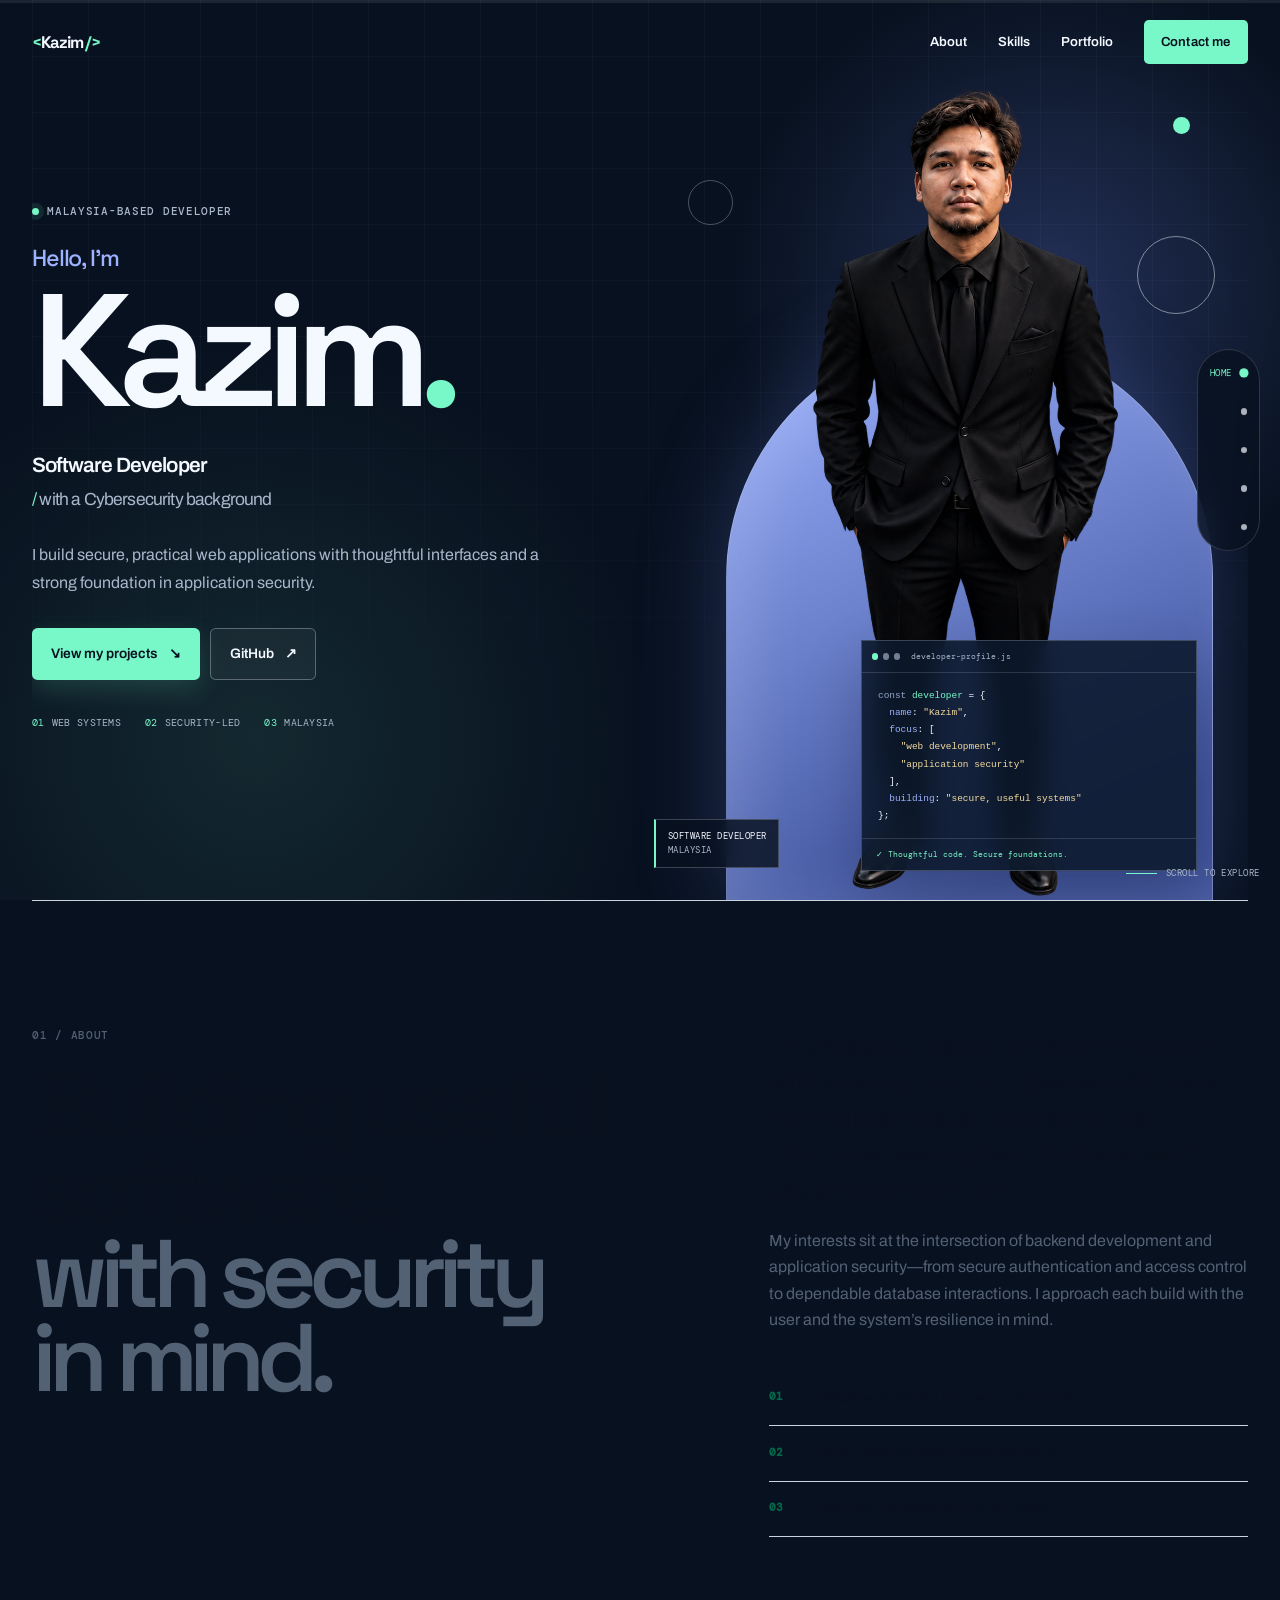
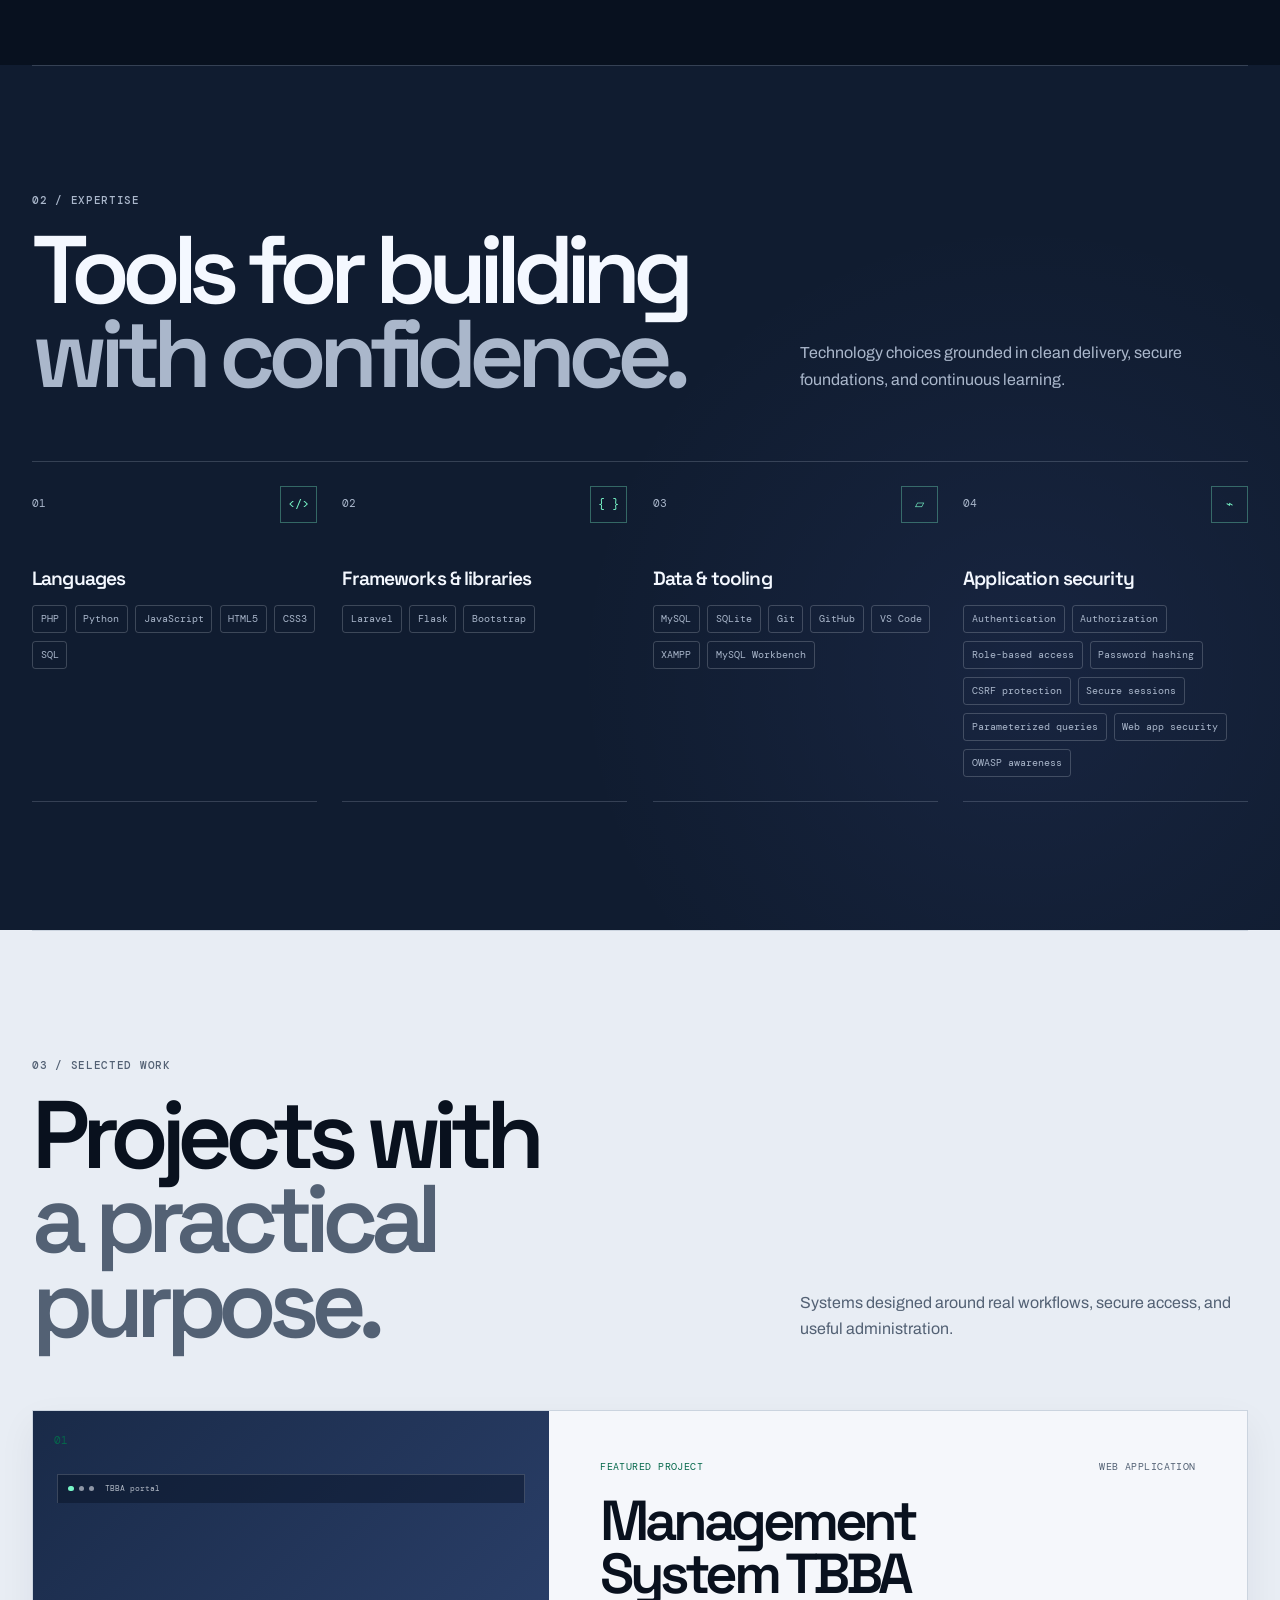
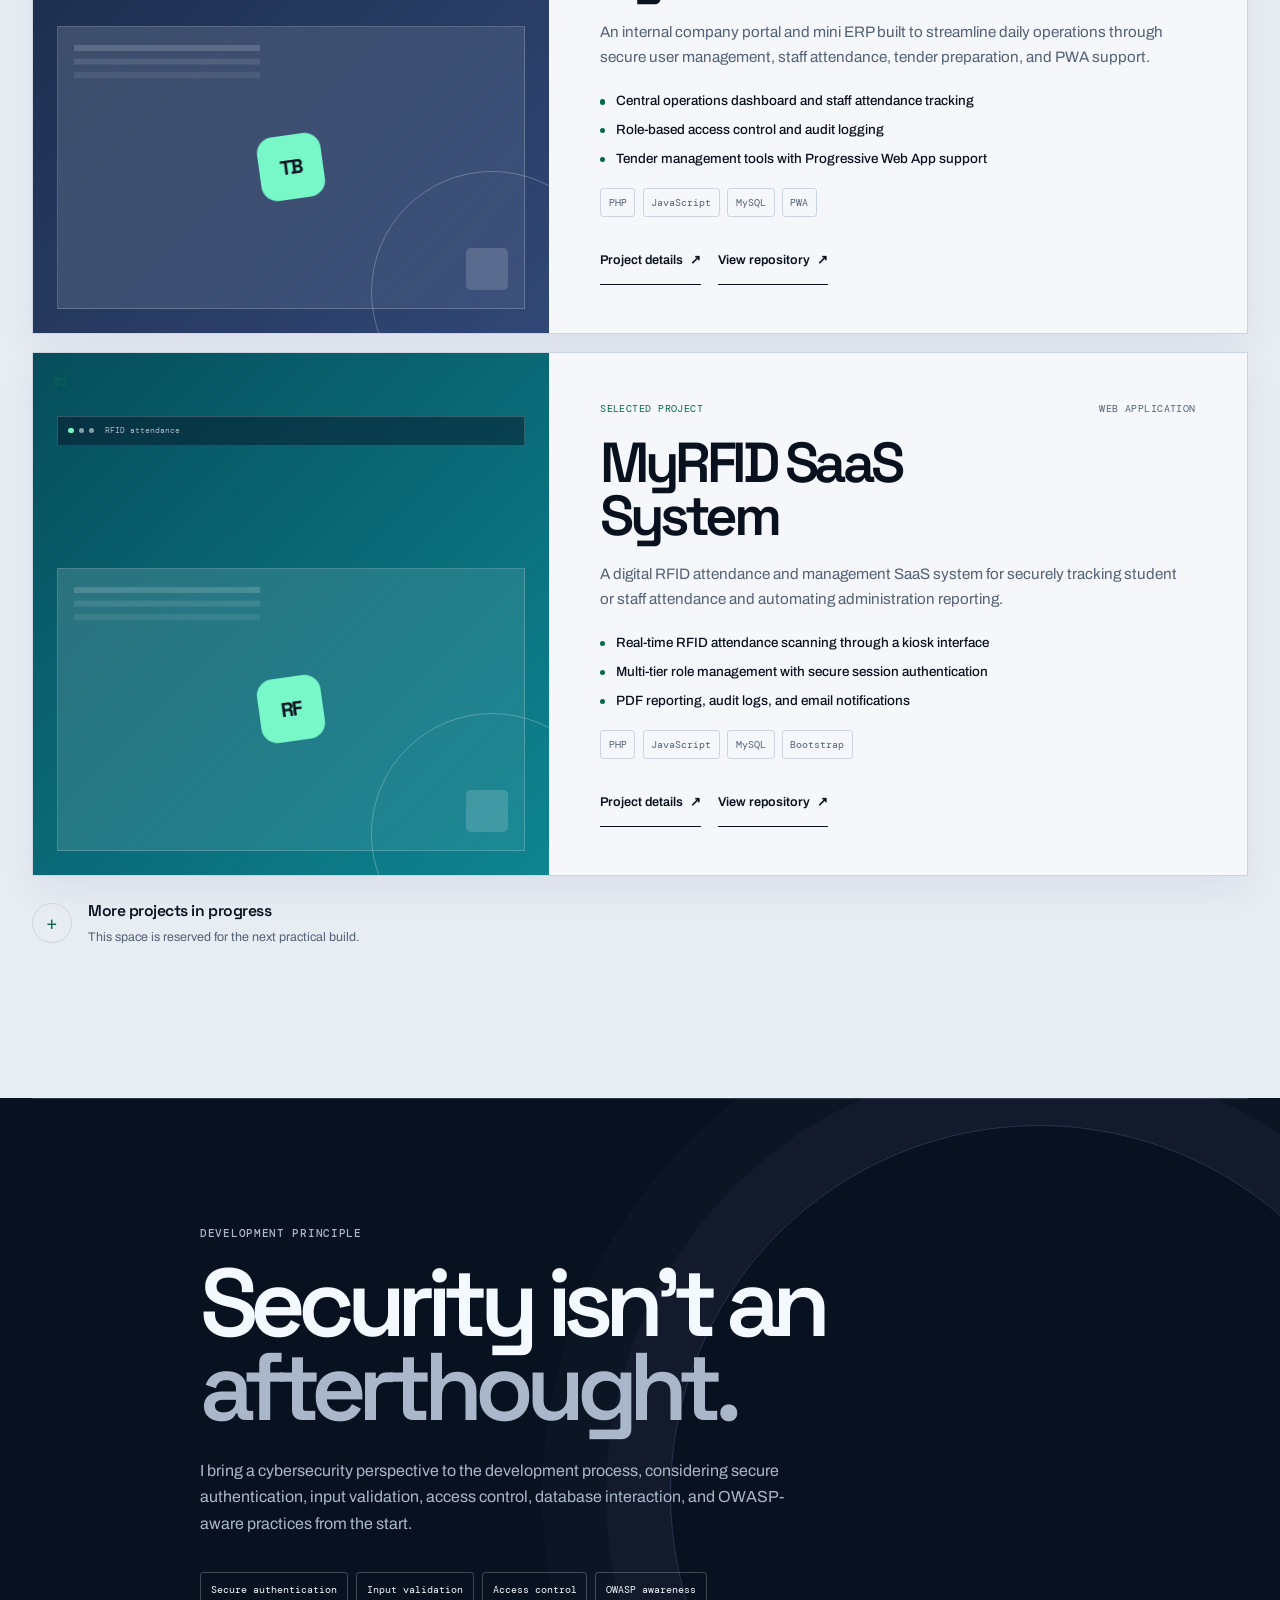
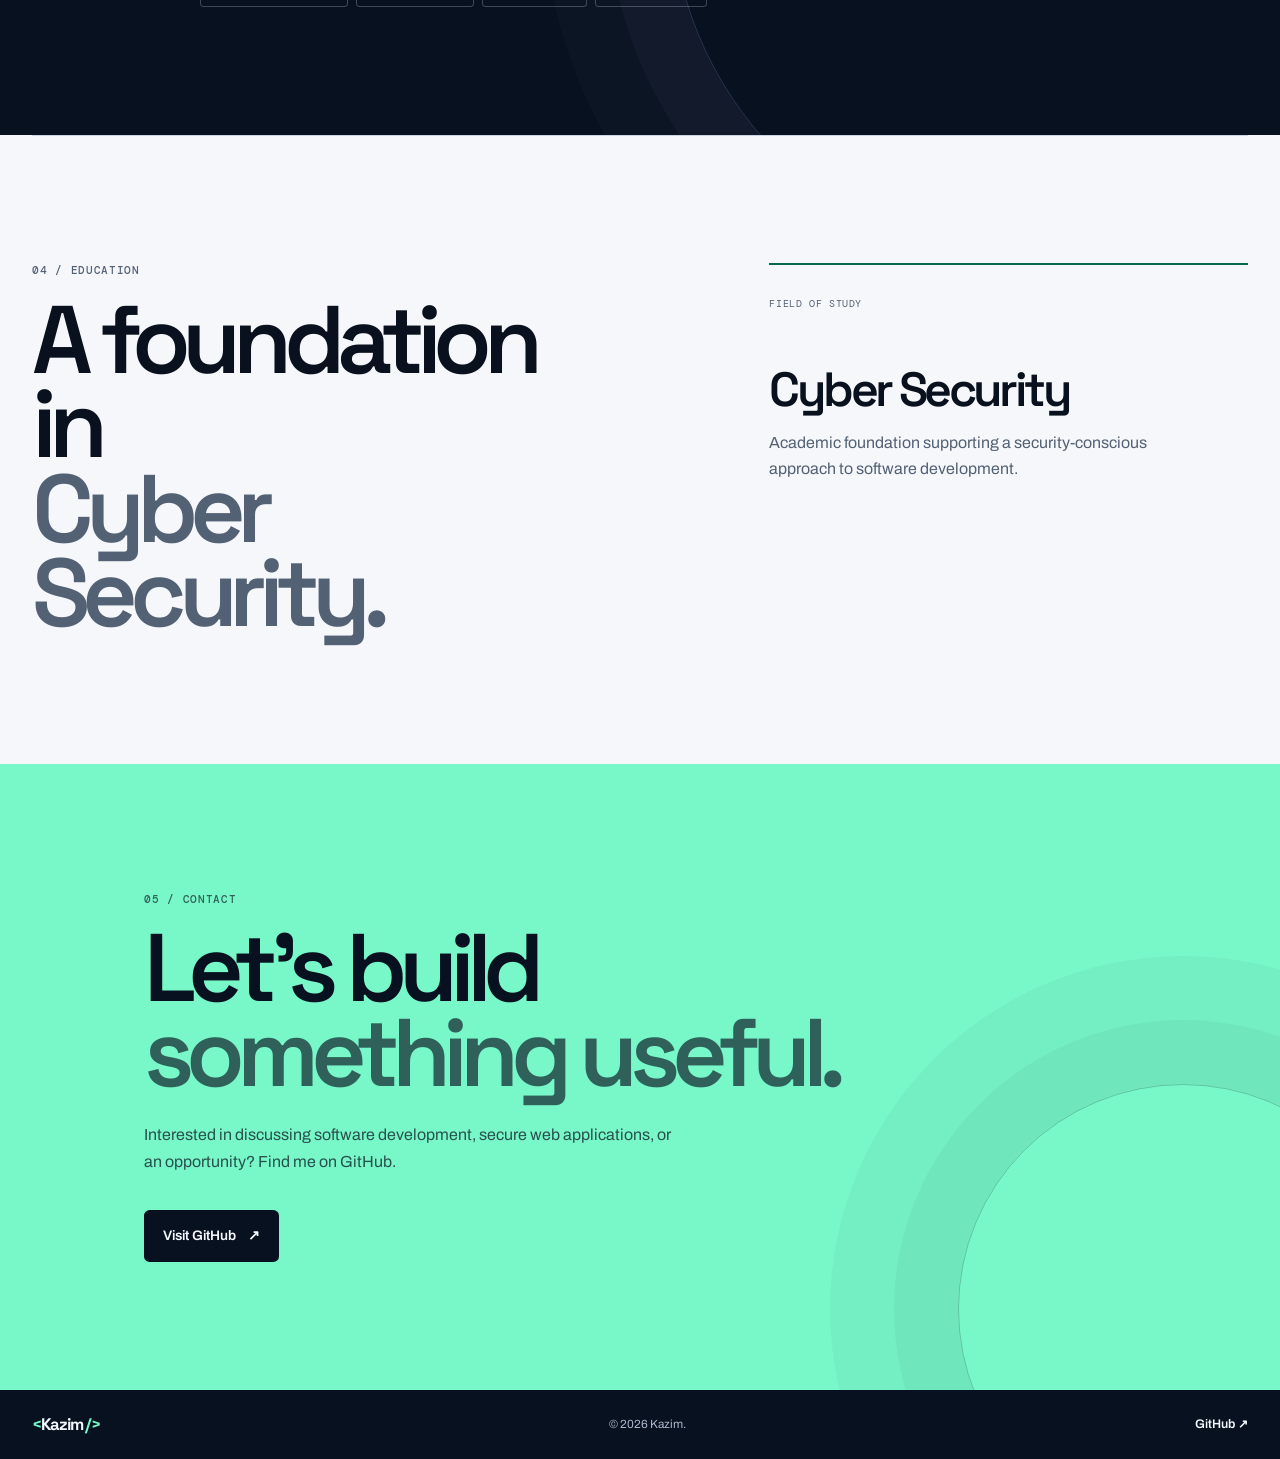
<file: index.html>
<!doctype html>
<html lang="en">
  <head>
    <meta charset="UTF-8" />
    <meta name="viewport" content="width=device-width, initial-scale=1.0" />
    <meta name="theme-color" content="#0b1018" />
    <meta
      name="description"
      content="Kazim is a Software Developer with a Cybersecurity background based in Malaysia, focused on secure and practical web applications."
    />
    <meta property="og:type" content="website" />
    <meta property="og:title" content="Kazim | Software Developer" />
    <meta
      property="og:description"
      content="Software Developer with a Cybersecurity background based in Malaysia."
    />
    <meta property="og:url" content="https://Mikaa-dev.github.io/" />
    <meta name="twitter:card" content="summary" />
    <meta name="twitter:title" content="Kazim | Software Developer" />
    <meta
      name="twitter:description"
      content="Software Developer with a Cybersecurity background based in Malaysia."
    />
    <link rel="icon" href="assets/icons/favicon.svg" type="image/svg+xml" />
    <link rel="preconnect" href="https://fonts.googleapis.com" />
    <link rel="preconnect" href="https://fonts.gstatic.com" crossorigin />
    <link
      href="https://fonts.googleapis.com/css2?family=Archivo:wght@400;500;600;700&amp;family=DM+Mono:wght@400;500&amp;family=Space+Grotesk:wght@500;600;700&amp;display=swap"
      rel="stylesheet"
    />
    <link rel="stylesheet" href="css/style.css" />
    <script src="js/script.js" defer></script>
    <title>Kazim | Software Developer</title>
  </head>

  <body>
    <a class="skip-link" href="#main-content">Skip to content</a>
    <div class="scroll-progress" aria-hidden="true"><span></span></div>

    <header class="site-header" id="top">
      <div class="container nav-wrap">
        <a class="wordmark" href="#home" aria-label="Kazim — home">
          <span aria-hidden="true">&lt;</span>Kazim<span aria-hidden="true"> /&gt;</span>
        </a>

        <button
          class="menu-toggle"
          type="button"
          aria-label="Open navigation menu"
          aria-expanded="false"
          aria-controls="primary-navigation"
        >
          <span></span><span></span><span></span>
        </button>

        <nav class="primary-nav" id="primary-navigation" aria-label="Primary navigation">
          <a class="nav-link" href="#about">About</a>
          <a class="nav-link" href="#skills">Skills</a>
          <a class="nav-link" href="#projects">Portfolio</a>
          <a class="nav-link nav-contact" href="#contact">Contact me</a>
        </nav>
      </div>
    </header>

    <nav class="section-rail" aria-label="Page sections">
      <a class="rail-link active" href="#home"><span>Home</span></a>
      <a class="rail-link" href="#about"><span>About</span></a>
      <a class="rail-link" href="#skills"><span>Skills</span></a>
      <a class="rail-link" href="#projects"><span>Work</span></a>
      <a class="rail-link" href="#contact"><span>Contact</span></a>
    </nav>

    <main id="main-content">
      <section class="hero section" id="home" aria-labelledby="hero-title">
        <div class="hero-grid container">
          <div class="hero-copy reveal">
            <p class="eyebrow"><span class="status-dot" aria-hidden="true"></span> Malaysia-based developer</p>
            <p class="hero-kicker">Hello, I'm</p>
            <h1 id="hero-title">Kazim<span class="accent">.</span></h1>
            <p class="hero-role">Software Developer <span>with a Cybersecurity background</span></p>
            <p class="hero-intro">
              I build secure, practical web applications with thoughtful interfaces and a strong foundation in application security.
            </p>
            <div class="button-row">
              <a class="button button-primary" href="#projects">View my projects <span aria-hidden="true">↘</span></a>
              <a
                class="button button-secondary"
                href="https://github.com/Mikaa-dev"
                target="_blank"
                rel="noreferrer"
              >GitHub <span class="external-icon" aria-hidden="true">↗</span></a>
            </div>
            <ul class="hero-metrics" aria-label="Kazim's focus areas">
              <li><span>01</span>Web systems</li>
              <li><span>02</span>Security-led</li>
              <li><span>03</span>Malaysia</li>
            </ul>
            <!-- Add a resume link here when assets/resume.pdf is available. -->
          </div>

          <div class="hero-visual reveal">
            <figure class="portrait-card">
              <div class="portrait-frame">
                <img
                  class="portrait-image"
                  src="assets/images/kazim-portrait-cutout.png"
                  alt="Portrait of Kazim wearing a dark suit"
                  width="1023"
                  height="1537"
                />
                <figcaption class="portrait-caption"><span>Software developer</span><span>Malaysia</span></figcaption>
              </div>
            </figure>
            <div class="code-window hero-code-window" aria-label="A short developer profile shown as code">
              <div class="window-bar" aria-hidden="true">
                <span></span><span></span><span></span>
                <p>developer-profile.js</p>
              </div>
              <pre><code><span class="code-muted">const</span> <span class="code-name">developer</span> = {
  <span class="code-key">name</span>: <span class="code-string">"Kazim"</span>,
  <span class="code-key">focus</span>: [
    <span class="code-string">"web development"</span>,
    <span class="code-string">"application security"</span>
  ],
  <span class="code-key">building</span>: <span class="code-string">"secure, useful systems"</span>
};</code></pre>
              <div class="code-footer"><span aria-hidden="true">✓</span> Thoughtful code. Secure foundations.</div>
            </div>
            <div class="orb orb-one" aria-hidden="true"></div>
            <div class="orb orb-two" aria-hidden="true"></div>
          </div>
        </div>
        <a class="scroll-cue" href="#about" aria-label="Scroll to about section"><span></span> Scroll to explore</a>
      </section>

      <section class="section section-border" id="about" aria-labelledby="about-title">
        <div class="container about-grid">
          <div class="section-heading reveal">
            <p class="eyebrow">01 / About</p>
            <h2 id="about-title">Building useful software,<br /><span class="text-muted">with security in mind.</span></h2>
          </div>
          <div class="about-content reveal">
            <p class="body-large">
              I’m a Malaysia-based software developer with a background in Cybersecurity. I enjoy turning practical problems into well-structured web systems that are clear to use and built with care.
            </p>
            <p>
              My interests sit at the intersection of backend development and application security—from secure authentication and access control to dependable database interactions. I approach each build with the user and the system’s resilience in mind.
            </p>
            <ul class="principle-list" aria-label="Development principles">
              <li><span aria-hidden="true">01</span> Practical systems for real-world needs</li>
              <li><span aria-hidden="true">02</span> Clear, maintainable implementation</li>
              <li><span aria-hidden="true">03</span> Security considered from the start</li>
            </ul>
          </div>
        </div>
      </section>

      <section class="section section-border" id="skills" aria-labelledby="skills-title">
        <div class="container">
          <div class="section-heading section-heading-wide reveal">
            <div>
              <p class="eyebrow">02 / Expertise</p>
              <h2 id="skills-title">Tools for building<br /><span class="text-muted">with confidence.</span></h2>
            </div>
            <p>Technology choices grounded in clean delivery, secure foundations, and continuous learning.</p>
          </div>
          <div class="skill-grid">
            <article class="skill-card reveal">
              <div class="skill-card-top"><span class="skill-number">01</span><span class="skill-icon" aria-hidden="true">&lt;/&gt;</span></div>
              <h3>Languages</h3>
              <ul class="tag-list" aria-label="Programming languages">
                <li>PHP</li><li>Python</li><li>JavaScript</li><li>HTML5</li><li>CSS3</li><li>SQL</li>
              </ul>
            </article>
            <article class="skill-card reveal">
              <div class="skill-card-top"><span class="skill-number">02</span><span class="skill-icon" aria-hidden="true">{ }</span></div>
              <h3>Frameworks &amp; libraries</h3>
              <ul class="tag-list" aria-label="Frameworks and libraries">
                <li>Laravel</li><li>Flask</li><li>Bootstrap</li>
              </ul>
            </article>
            <article class="skill-card reveal">
              <div class="skill-card-top"><span class="skill-number">03</span><span class="skill-icon" aria-hidden="true">▱</span></div>
              <h3>Data &amp; tooling</h3>
              <ul class="tag-list" aria-label="Data and development tools">
                <li>MySQL</li><li>SQLite</li><li>Git</li><li>GitHub</li><li>VS Code</li><li>XAMPP</li><li>MySQL Workbench</li>
              </ul>
            </article>
            <article class="skill-card skill-card-security reveal">
              <div class="skill-card-top"><span class="skill-number">04</span><span class="skill-icon" aria-hidden="true">⌁</span></div>
              <h3>Application security</h3>
              <ul class="tag-list" aria-label="Application security skills">
                <li>Authentication</li><li>Authorization</li><li>Role-based access</li><li>Password hashing</li><li>CSRF protection</li><li>Secure sessions</li><li>Parameterized queries</li><li>Web app security</li><li>OWASP awareness</li>
              </ul>
            </article>
          </div>
        </div>
      </section>

      <section class="section section-border projects-section" id="projects" aria-labelledby="projects-title">
        <div class="container">
          <div class="section-heading section-heading-wide reveal">
            <div>
              <p class="eyebrow">03 / Selected work</p>
              <h2 id="projects-title">Projects with<br /><span class="text-muted">a practical purpose.</span></h2>
            </div>
            <p>Systems designed around real workflows, secure access, and useful administration.</p>
          </div>

          <div class="project-list">
            <article class="project-card project-featured reveal">
              <div class="project-preview" aria-label="Screenshot placeholder for Management System TBBA">
                <!-- Replace this block with an <img> when a project screenshot is ready. See README.md. -->
                <div class="preview-chrome" aria-hidden="true"><span></span><span></span><span></span><small>TBBA portal</small></div>
                <div class="preview-placeholder">
                  <span class="preview-mark" aria-hidden="true">TB</span>
                  <p>Project screenshot</p>
                  <small>Add a real interface capture here</small>
                </div>
              </div>
              <div class="project-content">
                <div class="project-meta"><span>Featured project</span><span>Web application</span></div>
                <h3>Management<br />System TBBA</h3>
                <p>
                  An internal company portal and mini ERP built to streamline daily operations through secure user management, staff attendance, tender preparation, and PWA support.
                </p>
                <ul class="project-features">
                  <li>Central operations dashboard and staff attendance tracking</li>
                  <li>Role-based access control and audit logging</li>
                  <li>Tender management tools with Progressive Web App support</li>
                </ul>
                <div class="project-tags"><span>PHP</span><span>JavaScript</span><span>MySQL</span><span>PWA</span></div>
                <div class="project-actions">
                  <button class="text-button" type="button" data-modal-target="tbba-modal" aria-haspopup="dialog" aria-controls="tbba-modal">Project details <span aria-hidden="true">↗</span></button>
                  <a class="text-button" href="https://github.com/Mikaa-dev/Management-System-TBBA" target="_blank" rel="noreferrer">View repository <span aria-hidden="true">↗</span></a>
                </div>
              </div>
            </article>

            <article class="project-card reveal">
              <div class="project-preview project-preview-alt" aria-label="Screenshot placeholder for MyRFID SaaS System">
                <!-- Replace this block with an <img> when a project screenshot is ready. See README.md. -->
                <div class="preview-chrome" aria-hidden="true"><span></span><span></span><span></span><small>RFID attendance</small></div>
                <div class="preview-placeholder">
                  <span class="preview-mark" aria-hidden="true">RF</span>
                  <p>Project screenshot</p>
                  <small>Add a real interface capture here</small>
                </div>
              </div>
              <div class="project-content">
                <div class="project-meta"><span>Selected project</span><span>Web application</span></div>
                <h3>MyRFID SaaS<br />System</h3>
                <p>
                  A digital RFID attendance and management SaaS system for securely tracking student or staff attendance and automating administration reporting.
                </p>
                <ul class="project-features">
                  <li>Real-time RFID attendance scanning through a kiosk interface</li>
                  <li>Multi-tier role management with secure session authentication</li>
                  <li>PDF reporting, audit logs, and email notifications</li>
                </ul>
                <div class="project-tags"><span>PHP</span><span>JavaScript</span><span>MySQL</span><span>Bootstrap</span></div>
                <div class="project-actions">
                  <button class="text-button" type="button" data-modal-target="myrfid-modal" aria-haspopup="dialog" aria-controls="myrfid-modal">Project details <span aria-hidden="true">↗</span></button>
                  <a class="text-button" href="https://github.com/Mikaa-dev/myrfid-SaaS-system" target="_blank" rel="noreferrer">View repository <span aria-hidden="true">↗</span></a>
                </div>
              </div>
            </article>
          </div>

          <div class="coming-soon reveal">
            <span class="coming-soon-mark" aria-hidden="true">+</span>
            <div><h3>More projects in progress</h3><p>This space is reserved for the next practical build.</p></div>
          </div>
        </div>
      </section>

      <section class="section section-border security-section" aria-labelledby="security-title">
        <div class="container security-panel reveal">
          <p class="eyebrow">Development principle</p>
          <h2 id="security-title">Security isn't an<br /><span class="text-muted">afterthought.</span></h2>
          <p>
            I bring a cybersecurity perspective to the development process, considering secure authentication, input validation, access control, database interaction, and OWASP-aware practices from the start.
          </p>
          <div class="security-notes" aria-label="Security practices">
            <span>Secure authentication</span><span>Input validation</span><span>Access control</span><span>OWASP awareness</span>
          </div>
        </div>
      </section>

      <!--
        Experience is intentionally hidden until verified information is available.
        Add real roles, companies, dates, and responsibilities here before making this section visible.
      -->
      <section class="section section-border is-visually-hidden" id="experience" aria-labelledby="experience-title">
        <div class="container"><h2 id="experience-title">Experience</h2></div>
      </section>

      <section class="section section-border education-section" id="education" aria-labelledby="education-title">
        <div class="container education-grid">
          <div class="section-heading reveal">
            <p class="eyebrow">04 / Education</p>
            <h2 id="education-title">A foundation in<br /><span class="text-muted">Cyber Security.</span></h2>
          </div>
          <article class="education-card reveal">
            <span class="education-label">Field of study</span>
            <h3>Cyber Security</h3>
            <p>Academic foundation supporting a security-conscious approach to software development.</p>
            <!-- Add verified institution, qualification, and graduation date here. -->
          </article>
        </div>
      </section>

      <section class="section contact-section" id="contact" aria-labelledby="contact-title">
        <div class="container contact-wrap reveal">
          <p class="eyebrow">05 / Contact</p>
          <h2 id="contact-title">Let's build<br /><span class="text-muted">something useful.</span></h2>
          <p>
            Interested in discussing software development, secure web applications, or an opportunity? Find me on GitHub.
          </p>
          <a class="button button-primary" href="https://github.com/Mikaa-dev" target="_blank" rel="noreferrer">Visit GitHub <span aria-hidden="true">↗</span></a>
          <!-- LinkedIn and email are intentionally hidden until valid contact details are supplied. -->
        </div>
      </section>
    </main>

    <footer class="site-footer">
      <div class="container footer-wrap">
        <a class="wordmark" href="#home" aria-label="Back to top"><span aria-hidden="true">&lt;</span>Kazim<span aria-hidden="true"> /&gt;</span></a>
        <p>© <span id="current-year"></span> Kazim.</p>
        <a href="https://github.com/Mikaa-dev" target="_blank" rel="noreferrer">GitHub <span aria-hidden="true">↗</span></a>
      </div>
    </footer>

    <dialog class="project-dialog" id="tbba-modal" aria-labelledby="tbba-dialog-title">
      <div class="dialog-header"><span class="eyebrow">Project overview</span><button class="dialog-close" type="button" aria-label="Close project details">×</button></div>
      <h2 id="tbba-dialog-title">Management System TBBA</h2>
      <p>An internal company portal and mini ERP that brings operational workflows into a central, secure system.</p>
      <div class="dialog-grid"><div><h3>Core features</h3><ul><li>Internal portal and operations dashboard</li><li>Staff attendance tracking</li><li>Tender preparation and management tools</li></ul></div><div><h3>Security &amp; platform</h3><ul><li>Secure multi-tier staff roles</li><li>Audit and system health logging</li><li>Progressive Web App support</li></ul></div></div>
      <div class="project-tags"><span>PHP</span><span>JavaScript</span><span>MySQL</span><span>Tailwind CSS</span><span>Bootstrap</span><span>PWA</span></div>
    </dialog>

    <dialog class="project-dialog" id="myrfid-modal" aria-labelledby="myrfid-dialog-title">
      <div class="dialog-header"><span class="eyebrow">Project overview</span><button class="dialog-close" type="button" aria-label="Close project details">×</button></div>
      <h2 id="myrfid-dialog-title">MyRFID SaaS System</h2>
      <p>A digital RFID attendance and management system that reduces manual logging and provides automated reporting for administrators.</p>
      <div class="dialog-grid"><div><h3>Core features</h3><ul><li>RFID attendance scanning through a kiosk interface</li><li>Student and staff attendance management</li><li>Automated PDF attendance reporting</li></ul></div><div><h3>Security &amp; operations</h3><ul><li>Secure session authentication</li><li>Multi-tier role management</li><li>Activity logs and email alerts</li></ul></div></div>
      <div class="project-tags"><span>PHP</span><span>JavaScript</span><span>MySQL</span><span>Bootstrap</span><span>Tailwind CSS</span><span>FPDF</span></div>
    </dialog>
  </body>
</html>
</file>
<file: css/style.css>
:root {
  --canvas: #08111f;
  --canvas-raised: #101c30;
  --surface: #f5f7fb;
  --surface-soft: #e8edf4;
  --ink: #09111e;
  --ink-muted: #536174;
  --line: #cbd4df;
  --light: #f4f8ff;
  --light-muted: #aab7cb;
  --light-line: rgba(222, 232, 247, .18);
  --accent: #78f7c8;
  --accent-dark: #05684b;
  --blue: #9db2ff;
  --blue-strong: #758cff;
  --font-display: "Space Grotesk", Arial, sans-serif;
  --font-sans: "Archivo", Arial, sans-serif;
  --font-mono: "DM Mono", monospace;
  --container: 1220px;
  --header-height: 5.25rem;
  --ease: cubic-bezier(.16, 1, .3, 1);
}

* { box-sizing: border-box; }
html { scroll-behavior: smooth; scroll-padding-top: calc(var(--header-height) + 1rem); }
body { min-width: 320px; margin: 0; overflow-x: hidden; color: var(--ink); background: var(--canvas); font-family: var(--font-sans); font-size: 1rem; line-height: 1.65; -webkit-font-smoothing: antialiased; }
body.menu-open { overflow: hidden; }
img { display: block; max-width: 100%; }
a { color: inherit; text-decoration: none; }
button { color: inherit; font: inherit; }
::selection { color: var(--canvas); background: var(--accent); }
:focus-visible { outline: 3px solid var(--accent); outline-offset: 4px; }

.container { width: min(calc(100% - 2rem), var(--container)); margin-inline: auto; }
.section { position: relative; padding-block: clamp(5rem, 10vw, 9rem); }
.section-border::before { position: absolute; top: 0; left: 1rem; width: calc(100% - 2rem); height: 1px; content: ""; background: var(--line); }
.is-visually-hidden { display: none; }

.skip-link { position: fixed; z-index: 100; top: .75rem; left: .75rem; padding: .7rem 1rem; color: var(--canvas); background: var(--accent); transform: translateY(-180%); transition: transform .2s var(--ease); }
.skip-link:focus { transform: translateY(0); }
.scroll-progress { position: fixed; z-index: 80; inset: 0 0 auto; height: 3px; pointer-events: none; background: rgba(255,255,255,.08); }
.scroll-progress span { display: block; width: 100%; height: 100%; background: var(--accent); transform: scaleX(0); transform-origin: left center; }

/* Navigation */
.site-header { position: absolute; z-index: 40; top: 0; right: 0; left: 0; padding-top: 1rem; }
.nav-wrap { display: flex; align-items: center; justify-content: space-between; }
.wordmark { position: relative; z-index: 1; color: var(--light); font-family: var(--font-display); font-size: 1.05rem; font-weight: 700; letter-spacing: -.075em; line-height: 1; }
.wordmark span { color: var(--accent); }
.menu-toggle { display: grid; width: 2.75rem; height: 2.75rem; padding: .65rem; place-content: center; gap: .27rem; color: var(--canvas); background: var(--accent); border: 0; border-radius: 50%; cursor: pointer; touch-action: manipulation; }
.menu-toggle span { display: block; width: 1.25rem; height: 1.5px; background: currentColor; transition: transform .25s var(--ease), opacity .2s var(--ease); }
.menu-toggle[aria-expanded="true"] span:first-child { transform: translateY(5.5px) rotate(45deg); }
.menu-toggle[aria-expanded="true"] span:nth-child(2) { opacity: 0; }
.menu-toggle[aria-expanded="true"] span:last-child { transform: translateY(-5.5px) rotate(-45deg); }
.primary-nav { position: absolute; top: calc(100% + .75rem); right: 1rem; left: 1rem; display: grid; gap: .1rem; padding: .55rem; visibility: hidden; color: var(--light); background: rgba(8,17,31,.96); border: 1px solid var(--light-line); border-radius: .75rem; box-shadow: 0 20px 50px rgba(0,0,0,.24); opacity: 0; transform: translateY(-.5rem); transition: opacity .2s var(--ease), transform .2s var(--ease), visibility .2s; }
.primary-nav.is-open { visibility: visible; opacity: 1; transform: translateY(0); }
.nav-link { position: relative; display: flex; align-items: center; min-height: 3rem; padding: 0 .7rem; font-size: .88rem; font-weight: 600; }
.nav-link:not(.nav-contact)::after { position: absolute; right: .7rem; bottom: .56rem; left: .7rem; height: 1px; content: ""; background: var(--accent); transform: scaleX(0); transform-origin: right; transition: transform .25s var(--ease); }
.nav-link:hover::after, .nav-link.active::after { transform: scaleX(1); transform-origin: left; }
.nav-contact { justify-content: center; margin-top: .25rem; color: var(--canvas); background: var(--accent); border-radius: .35rem; font-size: .78rem; letter-spacing: .01em; transition: background .2s var(--ease), color .2s var(--ease), transform .2s var(--ease); }
.nav-contact:hover { color: var(--light); background: var(--blue-strong); transform: translateY(-1px); }
.site-header.is-scrolled { position: fixed; padding-top: .6rem; pointer-events: none; }
.site-header.is-scrolled .nav-wrap { width: min(calc(100% - 2rem), 900px); padding: .45rem .55rem .45rem .9rem; background: rgba(245,247,251,.9); border: 1px solid rgba(203,212,223,.9); border-radius: .75rem; box-shadow: 0 12px 36px rgba(0,0,0,.18); backdrop-filter: blur(18px); pointer-events: auto; }
.site-header.is-scrolled .wordmark, .site-header.is-scrolled .primary-nav { color: var(--ink); }
.site-header.is-scrolled .nav-contact { color: var(--canvas); background: var(--accent); }
.section-rail { display: none; }

/* Hero */
.hero { min-height: 100svh; padding: 0; color: var(--light); background: var(--canvas); }
.hero::before { position: absolute; z-index: 0; inset: 0; content: ""; pointer-events: none; background: radial-gradient(circle at 82% 32%, rgba(117,140,255,.25), transparent 20rem), radial-gradient(circle at 20% 82%, rgba(120,247,200,.10), transparent 25rem); }
.hero-grid { position: relative; display: grid; min-height: 100svh; overflow: hidden; }
.hero-grid::before { position: absolute; inset: 0; content: ""; pointer-events: none; opacity: .52; background-image: linear-gradient(rgba(214,230,255,.06) 1px, transparent 1px), linear-gradient(90deg, rgba(214,230,255,.06) 1px, transparent 1px); background-size: 3.5rem 3.5rem; -webkit-mask-image: linear-gradient(to bottom, #000 35%, transparent 88%); mask-image: linear-gradient(to bottom, #000 35%, transparent 88%); }
.hero-copy { position: relative; z-index: 2; display: flex; flex-direction: column; justify-content: center; min-height: 39rem; padding: 8rem 1.25rem 4rem; }
.eyebrow { display: flex; align-items: center; gap: .5rem; margin: 0 0 1.25rem; color: var(--ink-muted); font-family: var(--font-mono); font-size: .68rem; font-weight: 500; letter-spacing: .065em; line-height: 1.35; text-transform: uppercase; }
.hero .eyebrow { color: var(--light-muted); }
.status-dot { display: inline-block; width: .45rem; height: .45rem; background: var(--accent); border-radius: 50%; box-shadow: 0 0 0 5px rgba(120,247,200,.1); }
h1, h2, h3, p { margin-top: 0; }
.hero-kicker { margin: 0 0 .25rem; color: var(--blue); font-family: var(--font-display); font-size: clamp(1.05rem, 2.8vw, 1.45rem); font-weight: 500; letter-spacing: -.05em; }
.hero h1, .section-heading h2, .security-panel h2, .contact-wrap h2 { font-family: var(--font-display); font-weight: 600; letter-spacing: -.085em; line-height: .88; }
.hero h1 { max-width: 8ch; margin: 0; color: var(--light); font-size: clamp(4.7rem, 15vw, 10rem); }
.accent { color: var(--accent); }
.hero-role { margin: 1.6rem 0 0; color: var(--light); font-size: clamp(1rem, 2.4vw, 1.3rem); font-weight: 600; letter-spacing: -.04em; }
.hero-role span { display: block; margin-top: .25rem; color: var(--light-muted); font-size: .84em; font-weight: 400; }
.hero-role span::before { content: "/ "; color: var(--accent); }
.hero-intro { max-width: 34rem; margin: 1.65rem 0 0; color: var(--light-muted); font-size: 1rem; line-height: 1.72; }
.button-row { display: flex; flex-direction: column; gap: .65rem; margin-top: 2rem; }
.button { display: inline-flex; align-items: center; justify-content: center; gap: .7rem; min-height: 3.25rem; padding: 0 1.15rem; border: 1px solid transparent; border-radius: .35rem; cursor: pointer; font-size: .86rem; font-weight: 600; transition: color .25s var(--ease), background .25s var(--ease), border-color .25s var(--ease), transform .25s var(--ease); touch-action: manipulation; }
.button span { transition: transform .25s var(--ease); }
.button:hover { transform: translateY(-2px); }
.button:hover span { transform: translate(2px, -2px); }
.button:active, .text-button:active, .nav-contact:active { transform: translateY(0) scale(.98); }
.button-primary { color: var(--canvas); background: var(--accent); box-shadow: 0 9px 26px rgba(120,247,200,.16); }
.button-primary:hover { color: var(--light); background: var(--blue-strong); }
.hero .button-secondary { color: var(--light); border-color: rgba(244,248,255,.3); background: rgba(244,248,255,.04); }
.hero .button-secondary:hover { color: var(--canvas); border-color: var(--light); background: var(--light); }
.hero-metrics { display: flex; flex-wrap: wrap; gap: .55rem 1.1rem; margin: 2.2rem 0 0; padding: 0; color: var(--light-muted); list-style: none; font-family: var(--font-mono); font-size: .62rem; letter-spacing: .03em; text-transform: uppercase; }
.hero-metrics li { display: flex; align-items: center; gap: .45rem; }
.hero-metrics span { color: var(--accent); }
.hero-visual { position: relative; min-height: 30rem; overflow: hidden; }
.hero-visual::before { position: absolute; right: 7%; bottom: -1px; width: min(90%, 31rem); aspect-ratio: .86; content: ""; background: linear-gradient(155deg, var(--blue), #3d519b 85%); border: 1px solid rgba(244,248,255,.25); border-radius: 16rem 16rem 0 0; box-shadow: inset 22px 0 60px rgba(244,248,255,.14), 0 0 90px rgba(117,140,255,.25); }
.portrait-card { position: absolute; z-index: 2; inset: 1rem 0 0; margin: 0; transform: translate3d(0, var(--portrait-shift, 0px), 0); will-change: transform; }
.portrait-frame { position: relative; width: 100%; height: 100%; }
.portrait-frame::after { position: absolute; top: 19%; right: 8%; width: 4.75rem; height: 4.75rem; content: ""; border: 1px solid rgba(244,248,255,.48); border-radius: 50%; }
.portrait-image { width: 100%; height: 100%; object-fit: contain; object-position: center bottom; filter: saturate(.95) contrast(1.04); }
.portrait-caption { position: absolute; z-index: 3; bottom: 1.1rem; left: 1rem; display: flex; flex-direction: column; padding: .62rem .72rem; color: var(--light); background: rgba(8,17,31,.82); border: 1px solid rgba(244,248,255,.22); border-left: 2px solid var(--accent); backdrop-filter: blur(10px); font-family: var(--font-mono); font-size: .58rem; letter-spacing: .055em; line-height: 1.45; text-transform: uppercase; }
.portrait-caption span:last-child { color: var(--light-muted); }
.code-window { overflow: hidden; background: rgba(12,25,44,.88); border: 1px solid rgba(244,248,255,.2); box-shadow: 0 24px 58px rgba(0,0,0,.2); backdrop-filter: blur(12px); }
.hero-code-window { display: none; }
.window-bar { display: flex; align-items: center; gap: .3rem; min-height: 2rem; padding: 0 .65rem; border-bottom: 1px solid rgba(244,248,255,.14); }
.window-bar span { width: .38rem; height: .38rem; background: var(--light-muted); border-radius: 50%; opacity: .65; }
.window-bar span:first-child { background: var(--accent); opacity: 1; }
.window-bar p { margin: 0 0 0 .35rem; color: var(--light-muted); font-family: var(--font-mono); font-size: .52rem; }
.code-window pre { margin: 0; padding: .9rem 1rem; overflow: hidden; color: var(--light); font-family: var(--font-mono); font-size: .59rem; line-height: 1.7; }
.code-window code { white-space: pre-wrap; }
.code-muted { color: #93a4c4; }.code-name { color: var(--accent); }.code-key { color: var(--blue); }.code-string { color: #f4dba2; }
.code-footer { padding: .55rem .9rem; color: var(--accent); border-top: 1px solid rgba(244,248,255,.14); font-family: var(--font-mono); font-size: .52rem; }
.orb { position: absolute; z-index: 1; display: none; border: 1px solid rgba(244,248,255,.28); border-radius: 50%; pointer-events: none; }
.scroll-cue { position: absolute; z-index: 5; right: 1.25rem; bottom: 1.2rem; display: inline-flex; align-items: center; gap: .55rem; color: var(--light-muted); font-family: var(--font-mono); font-size: .58rem; letter-spacing: .06em; text-transform: uppercase; }
.scroll-cue span { width: 1.9rem; height: 1px; background: var(--accent); }

/* Section headings and about */
.section-heading h2, .security-panel h2, .contact-wrap h2 { margin: 0; font-size: clamp(2.7rem, 10vw, 6rem); }
.text-muted { color: var(--ink-muted); }
.section-heading-wide { margin-bottom: 3rem; }
.section-heading-wide > p { max-width: 28rem; margin: 1.35rem 0 0; color: var(--ink-muted); }
.about-grid, .education-grid { display: grid; gap: 2.5rem; }
.about-content { max-width: 38rem; }
.about-content p { margin-bottom: 1.25rem; color: var(--ink-muted); }
.about-content .body-large { color: var(--ink); font-family: var(--font-display); font-size: clamp(1.2rem, 3vw, 1.55rem); font-weight: 500; letter-spacing: -.045em; line-height: 1.45; }
.principle-list { margin: 2.25rem 0 0; padding: 0; border-top: 1px solid var(--ink); list-style: none; }
.principle-list li { display: grid; grid-template-columns: 2.3rem 1fr; gap: .75rem; padding: .95rem 0; border-bottom: 1px solid var(--line); font-size: .92rem; font-weight: 600; transition: padding .25s var(--ease), color .25s var(--ease); }
.principle-list li:hover { padding-left: .45rem; color: var(--accent-dark); }
.principle-list span { padding-top: .15rem; color: var(--accent-dark); font-family: var(--font-mono); font-size: .66rem; }

/* Skills */
#skills { overflow: hidden; color: var(--light); background: var(--canvas-raised); }
#skills::after { position: absolute; inset: 0; content: ""; pointer-events: none; opacity: .35; background: radial-gradient(circle at 80% 70%, rgba(117,140,255,.22), transparent 28rem); }
#skills.section-border::before { z-index: 2; background: var(--light-line); }
#skills .container { position: relative; z-index: 1; }
#skills .eyebrow, #skills .text-muted, #skills .section-heading-wide > p { color: var(--light-muted); }
.skill-grid { display: grid; border-top: 1px solid var(--light-line); }
.skill-card { position: relative; min-height: 14rem; padding: 1.5rem 0; border-bottom: 1px solid var(--light-line); transition: background .3s var(--ease), transform .3s var(--ease); }
.skill-card::after { position: absolute; right: 0; bottom: 0; left: 0; height: 2px; content: ""; background: var(--accent); transform: scaleX(0); transform-origin: left; transition: transform .35s var(--ease); }
.skill-card:hover { background: rgba(244,248,255,.04); transform: translateY(-4px); }
.skill-card:hover::after { transform: scaleX(1); }
.skill-card-top { display: flex; align-items: center; justify-content: space-between; }
.skill-number { color: var(--light-muted); font-family: var(--font-mono); font-size: .67rem; }
.skill-icon { display: grid; width: 2.3rem; height: 2.3rem; place-items: center; color: var(--accent); border: 1px solid rgba(120,247,200,.35); font-family: var(--font-mono); font-size: .78rem; }
.skill-card h3 { margin: 2.8rem 0 1rem; font-family: var(--font-display); font-size: 1.2rem; font-weight: 600; letter-spacing: -.045em; line-height: 1.1; }
.tag-list, .project-tags { display: flex; flex-wrap: wrap; gap: .45rem; margin: 0; padding: 0; list-style: none; }
.tag-list li, .project-tags span { display: inline-flex; align-items: center; min-height: 1.8rem; padding: .22rem .48rem; color: var(--ink-muted); border: 1px solid var(--line); border-radius: .2rem; font-family: var(--font-mono); font-size: .62rem; line-height: 1.15; }
#skills .tag-list li { color: var(--light-muted); border-color: rgba(244,248,255,.2); }

/* Projects */
.projects-section { background: var(--surface-soft); }
.project-list { display: grid; gap: 1.15rem; }
.project-card { position: relative; overflow: hidden; background: var(--surface); border: 1px solid var(--line); box-shadow: 0 14px 35px rgba(12,28,53,.06); transition: box-shadow .35s var(--ease), transform .35s var(--ease); }
.project-card:hover { box-shadow: 0 24px 54px rgba(12,28,53,.14); transform: translateY(-5px); }
.project-card::before { position: absolute; z-index: 2; top: 1.3rem; left: 1.3rem; color: var(--accent-dark); font-family: var(--font-mono); font-size: .68rem; content: "01"; }
.project-card:nth-child(2)::before { content: "02"; }
.project-preview { position: relative; display: grid; min-height: 16.5rem; padding: 2.7rem 1.1rem 1.1rem; overflow: hidden; background: linear-gradient(135deg, #192a48, #314775); }
.project-preview::after { position: absolute; right: -4rem; bottom: -5rem; width: 15rem; height: 15rem; content: ""; border: 1px solid rgba(244,248,255,.26); border-radius: 50%; }
.project-preview-alt { background: linear-gradient(135deg, #064d5b, #0e8591); }
.preview-chrome { position: relative; z-index: 1; display: flex; align-items: center; gap: .3rem; height: 1.8rem; padding: 0 .65rem; color: rgba(244,248,255,.7); background: rgba(7,18,36,.48); border: 1px solid rgba(244,248,255,.18); border-bottom: 0; font-family: var(--font-mono); font-size: .5rem; }
.preview-chrome span { width: .34rem; height: .34rem; background: rgba(244,248,255,.55); border-radius: 50%; }
.preview-chrome span:first-child { background: var(--accent); }
.preview-chrome small { margin-left: .35rem; font: inherit; }
.preview-placeholder { position: relative; z-index: 1; display: grid; flex: 1; min-height: 10rem; place-items: center; padding: 1rem; color: var(--light); background: linear-gradient(135deg, rgba(244,248,255,.15), rgba(244,248,255,.06)); border: 1px solid rgba(244,248,255,.18); text-align: center; }
.preview-placeholder::before, .preview-placeholder::after { position: absolute; content: ""; background: rgba(244,248,255,.16); }
.preview-placeholder::before { top: 1.15rem; left: 1rem; width: 40%; height: .38rem; box-shadow: 0 .85rem 0 rgba(244,248,255,.1), 0 1.7rem 0 rgba(244,248,255,.08); }
.preview-placeholder::after { right: 1rem; bottom: 1.15rem; width: 2.6rem; height: 2.6rem; border-radius: .3rem; }
.preview-mark { display: grid; width: 4rem; height: 4rem; place-items: center; color: var(--canvas); background: var(--accent); border-radius: 1rem; font-family: var(--font-display); font-size: 1.25rem; font-weight: 700; letter-spacing: -.08em; transform: rotate(-8deg); }
.preview-placeholder p, .preview-placeholder small { display: none; }
.project-content { display: grid; gap: 1.2rem; padding: 1.7rem 1.25rem 2rem; }
.project-meta { display: flex; justify-content: space-between; gap: 1rem; color: var(--ink-muted); font-family: var(--font-mono); font-size: .62rem; letter-spacing: .045em; text-transform: uppercase; }
.project-meta span:first-child { color: var(--accent-dark); }
.project-content h3 { margin: .6rem 0 0; font-family: var(--font-display); font-size: clamp(2rem, 8vw, 3.3rem); font-weight: 600; letter-spacing: -.08em; line-height: .94; }
.project-content > p { max-width: 37rem; margin: 0; color: var(--ink-muted); font-size: .95rem; }
.project-features { display: grid; gap: .55rem; margin: .1rem 0 0; padding: 0; list-style: none; }
.project-features li { position: relative; max-width: 38rem; padding-left: 1rem; font-size: .84rem; font-weight: 500; line-height: 1.5; }
.project-features li::before { position: absolute; top: .53rem; left: 0; width: .32rem; height: .32rem; content: ""; background: var(--accent-dark); border-radius: 50%; }
.project-actions { display: flex; flex-wrap: wrap; gap: 1.1rem; margin-top: .3rem; }
.text-button { display: inline-flex; align-items: center; gap: .4rem; min-height: 2.75rem; padding: 0 0 .28rem; background: transparent; border: 0; border-bottom: 1px solid var(--ink); cursor: pointer; font-size: .79rem; font-weight: 600; transition: color .2s var(--ease), border-color .2s var(--ease), transform .2s var(--ease); touch-action: manipulation; }
.text-button:hover { color: var(--accent-dark); border-color: var(--accent-dark); }
.text-button span { transition: transform .2s var(--ease); }
.text-button:hover span { transform: translate(2px,-2px); }
.coming-soon { display: flex; align-items: center; gap: 1rem; padding: 1.45rem 0; color: var(--ink-muted); }
.coming-soon-mark { display: grid; flex: 0 0 auto; width: 2.5rem; height: 2.5rem; place-items: center; color: var(--accent-dark); border: 1px solid var(--line); border-radius: 50%; font-size: 1.15rem; }
.coming-soon h3 { margin: 0 0 .1rem; color: var(--ink); font-family: var(--font-display); font-size: .98rem; font-weight: 600; letter-spacing: -.03em; }
.coming-soon p { margin: 0; font-size: .78rem; }

/* Security, education, contact */
.security-section { overflow: hidden; color: var(--light); background: var(--canvas); }
.security-section::after { position: absolute; right: -10%; bottom: -8rem; width: min(70vw, 46rem); aspect-ratio: 1; content: ""; border: 1px solid rgba(157,178,255,.21); border-radius: 50%; box-shadow: 0 0 0 4rem rgba(157,178,255,.035), 0 0 0 8rem rgba(157,178,255,.025); }
.security-section.section-border::before { z-index: 2; background: var(--light-line); }
.security-panel { position: relative; z-index: 1; max-width: 55rem; }
.security-panel .eyebrow { color: var(--light-muted); }
.security-panel .text-muted { color: var(--light-muted); }
.security-panel > p:not(.eyebrow) { max-width: 39rem; margin: 1.75rem 0 0; color: var(--light-muted); }
.security-notes { display: flex; flex-wrap: wrap; gap: .5rem; margin-top: 2.2rem; }
.security-notes span { padding: .52rem .62rem; color: var(--light); border: 1px solid rgba(244,248,255,.24); border-radius: .2rem; font-family: var(--font-mono); font-size: .61rem; }
.education-section { background: var(--surface); }
.education-card { padding: 1.5rem 0 0; border-top: 2px solid var(--accent-dark); }
.education-label { color: var(--ink-muted); font-family: var(--font-mono); font-size: .65rem; letter-spacing: .06em; text-transform: uppercase; }
.education-card h3 { margin: 3.25rem 0 1rem; font-family: var(--font-display); font-size: clamp(2rem, 7vw, 3rem); font-weight: 600; letter-spacing: -.075em; line-height: .96; }
.education-card p { max-width: 27rem; margin: 0; color: var(--ink-muted); }
.contact-section { overflow: hidden; color: var(--canvas); background: var(--accent); }
.contact-section::after { position: absolute; right: -8rem; bottom: -9rem; width: 28rem; height: 28rem; content: ""; border: 1px solid rgba(8,17,31,.22); border-radius: 50%; box-shadow: 0 0 0 4rem rgba(8,17,31,.04), 0 0 0 8rem rgba(8,17,31,.03); }
.contact-wrap { position: relative; z-index: 1; max-width: 62rem; }
.contact-wrap .eyebrow, .contact-wrap .text-muted { color: rgba(8,17,31,.65); }
.contact-wrap > p:not(.eyebrow) { max-width: 34rem; margin: 1.7rem 0 2.2rem; color: rgba(8,17,31,.72); }
.contact-wrap .button-primary { color: var(--light); background: var(--canvas); box-shadow: none; }
.contact-wrap .button-primary:hover { color: var(--canvas); background: var(--surface); }
.site-footer { padding-block: 1.5rem; color: var(--light-muted); background: var(--canvas); }
.footer-wrap { display: flex; flex-direction: column; align-items: flex-start; gap: .8rem; }
.site-footer .wordmark { color: var(--light); }
.site-footer p { margin: 0; font-size: .74rem; }
.footer-wrap > a:last-child { color: var(--light); font-size: .78rem; font-weight: 600; }

/* Modal */
.project-dialog { width: min(calc(100% - 2rem), 44rem); max-height: calc(100svh - 2rem); padding: clamp(1.5rem, 5vw, 3rem); overflow: auto; color: var(--light); background: var(--canvas-raised); border: 1px solid rgba(244,248,255,.2); border-radius: .6rem; box-shadow: 0 24px 64px rgba(0,0,0,.45); }
.project-dialog::backdrop { background: rgba(3,8,17,.76); backdrop-filter: blur(7px); }
.dialog-header { display: flex; align-items: center; justify-content: space-between; gap: 1rem; padding-bottom: 1rem; border-bottom: 1px solid var(--light-line); }
.dialog-header .eyebrow { margin: 0; color: var(--light-muted); }
.dialog-close { display: grid; width: 2.75rem; height: 2.75rem; place-items: center; color: var(--light); background: transparent; border: 1px solid rgba(244,248,255,.26); border-radius: 50%; cursor: pointer; font-size: 1.5rem; line-height: 1; transition: background .2s var(--ease), border-color .2s var(--ease), color .2s var(--ease); }
.dialog-close:hover { color: var(--canvas); background: var(--accent); border-color: var(--accent); }
.project-dialog h2 { margin: 2.2rem 0 1rem; font-family: var(--font-display); font-size: clamp(2rem, 8vw, 3.5rem); font-weight: 600; letter-spacing: -.08em; line-height: .95; }
.project-dialog > p { color: var(--light-muted); }
.dialog-grid { display: grid; gap: 1.5rem; margin: 2rem 0; padding-top: 1.4rem; border-top: 1px solid var(--light-line); }
.dialog-grid h3 { margin-bottom: .75rem; font-family: var(--font-display); font-size: 1rem; font-weight: 500; }
.dialog-grid ul { display: grid; gap: .55rem; margin: 0; padding: 0; color: var(--light-muted); list-style: none; }
.dialog-grid li { position: relative; padding-left: 1rem; font-size: .8rem; line-height: 1.45; }
.dialog-grid li::before { position: absolute; top: .5rem; left: 0; width: .32rem; height: .32rem; content: ""; background: var(--accent); border-radius: 50%; }
.project-dialog .project-tags span { color: var(--light-muted); border-color: rgba(244,248,255,.2); }

/* Scroll motion. Content remains fully readable when JavaScript is unavailable. */
.js .reveal { opacity: 0; transform: translate3d(0, 28px, 0); transition: opacity .7s var(--ease), transform .7s var(--ease); transition-delay: var(--reveal-delay, 0ms); }
.js .reveal.is-visible { opacity: 1; transform: translate3d(0, 0, 0); }

@media (prefers-reduced-motion: reduce) {
  html { scroll-behavior: auto; }
  *, *::before, *::after { scroll-behavior: auto !important; transition-duration: .01ms !important; animation-duration: .01ms !important; animation-iteration-count: 1 !important; }
  .js .reveal { opacity: 1; transform: none; }
  .portrait-card, .hero-code-window, .orb { transform: none !important; }
}

@media (min-width: 620px) {
  .container { width: min(calc(100% - 3rem), var(--container)); }
  .section-border::before { left: 1.5rem; width: calc(100% - 3rem); }
  .button-row { flex-direction: row; }
  .hero-copy { padding-right: 2.5rem; padding-left: 2.5rem; }
  .hero-metrics { gap: .75rem 1.5rem; }
  .dialog-grid { grid-template-columns: 1fr 1fr; gap: 2rem; }
  .footer-wrap { flex-direction: row; align-items: center; justify-content: space-between; }
}

@media (min-width: 820px) {
  .container { width: min(calc(100% - 4rem), var(--container)); }
  .section-border::before { left: 2rem; width: calc(100% - 4rem); }
  .site-header { padding-top: 1.25rem; }
  .menu-toggle { display: none; }
  .primary-nav { position: static; display: flex; align-items: center; gap: clamp(1.25rem, 2.4vw, 2.6rem); padding: 0; visibility: visible; color: var(--light); background: transparent; border: 0; box-shadow: none; opacity: 1; transform: none; }
  .nav-link { min-height: 2.75rem; padding: 0; font-size: .82rem; }
  .nav-link:not(.nav-contact)::after { right: 0; bottom: .15rem; left: 0; }
  .nav-contact { min-height: 2.75rem; margin: 0; padding: 0 1.1rem; border-radius: .3rem; }
  .site-header.is-scrolled .primary-nav { color: var(--ink); }
  .hero-grid { grid-template-columns: minmax(0, 1.05fr) minmax(24rem, .95fr); min-height: 100svh; }
  .hero-copy { min-height: 0; padding: 7.75rem clamp(2.5rem, 7vw, 7rem) 5.5rem 0; }
  .hero-visual { z-index: 0; min-height: 100%; margin: 0; overflow: visible; }
  .hero-visual::before { right: 6%; width: min(84%, 31rem); }
  .portrait-card { inset: 5rem -1rem 0 -1rem; }
  .portrait-caption { bottom: 2rem; left: 0; }
  .hero-code-window { position: absolute; z-index: 4; right: clamp(1rem, 4vw, 4rem); bottom: 1.8rem; display: block; width: min(86%, 21rem); transform: translate3d(0, var(--code-shift, 0px), 0); will-change: transform; }
  .orb { display: block; }
  .orb-one { top: 20%; left: 3%; width: 2.8rem; height: 2.8rem; transform: translate3d(0, var(--orb-shift, 0px), 0); }
  .orb-two { top: 13%; right: 10%; width: 1.05rem; height: 1.05rem; background: var(--accent); border: 0; transform: translate3d(0, var(--orb-shift, 0px), 0); }
  .section-heading-wide { display: flex; align-items: flex-end; justify-content: space-between; gap: 3rem; margin-bottom: 4rem; }
  .section-heading-wide > p { margin: 0 0 .25rem; }
  .about-grid, .education-grid { grid-template-columns: minmax(0, 1fr) minmax(20rem, .82fr); gap: clamp(4rem, 12vw, 10rem); }
  .skill-grid { grid-template-columns: 1fr 1fr; column-gap: 3rem; }
  .skill-card { min-height: 16rem; }
  .project-card { display: grid; grid-template-columns: minmax(17rem, .85fr) minmax(0, 1.15fr); }
  .project-preview { min-height: 100%; padding: 3.9rem 1.5rem 1.5rem; }
  .project-content { padding: 2.5rem 2.25rem 2.7rem; }
  .project-content h3 { margin: 0; font-size: clamp(2.35rem, 4.4vw, 4rem); }
}

@media (min-width: 1100px) {
  .section-border::before { left: max(2rem, calc((100% - var(--container)) / 2)); width: min(calc(100% - 4rem), var(--container)); }
  .hero-copy { padding-right: clamp(3rem, 8vw, 8rem); padding-left: 0; }
  .section-rail { position: fixed; z-index: 30; top: 50%; right: 1.25rem; display: grid; gap: .1rem; padding: .3rem; background: rgba(8,17,31,.78); border: 1px solid rgba(244,248,255,.16); border-radius: 2rem; backdrop-filter: blur(12px); transform: translateY(-50%); }
  .rail-link { display: flex; align-items: center; justify-content: flex-end; gap: .55rem; min-height: 2.3rem; padding: 0 .45rem; color: rgba(244,248,255,.7); font-family: var(--font-mono); font-size: .55rem; letter-spacing: .06em; text-transform: uppercase; }
  .rail-link::after { width: .4rem; height: .4rem; content: ""; background: currentColor; border-radius: 50%; transition: transform .25s var(--ease), color .25s var(--ease); }
  .rail-link span { max-width: 0; overflow: hidden; opacity: 0; transition: max-width .25s var(--ease), opacity .2s var(--ease); }
  .rail-link:hover span, .rail-link:focus-visible span, .rail-link.active span { max-width: 5rem; opacity: 1; }
  .rail-link.active { color: var(--accent); }
  .rail-link.active::after { transform: scale(1.55); }
  .skill-grid { grid-template-columns: repeat(4, 1fr); column-gap: 1.6rem; }
  .skill-card { min-height: 18.5rem; }
  .project-content { padding: 3rem clamp(2.25rem, 4vw, 4rem); }
}

@media (min-width: 1440px) { .section-rail { right: 2.2rem; } }
</file>
